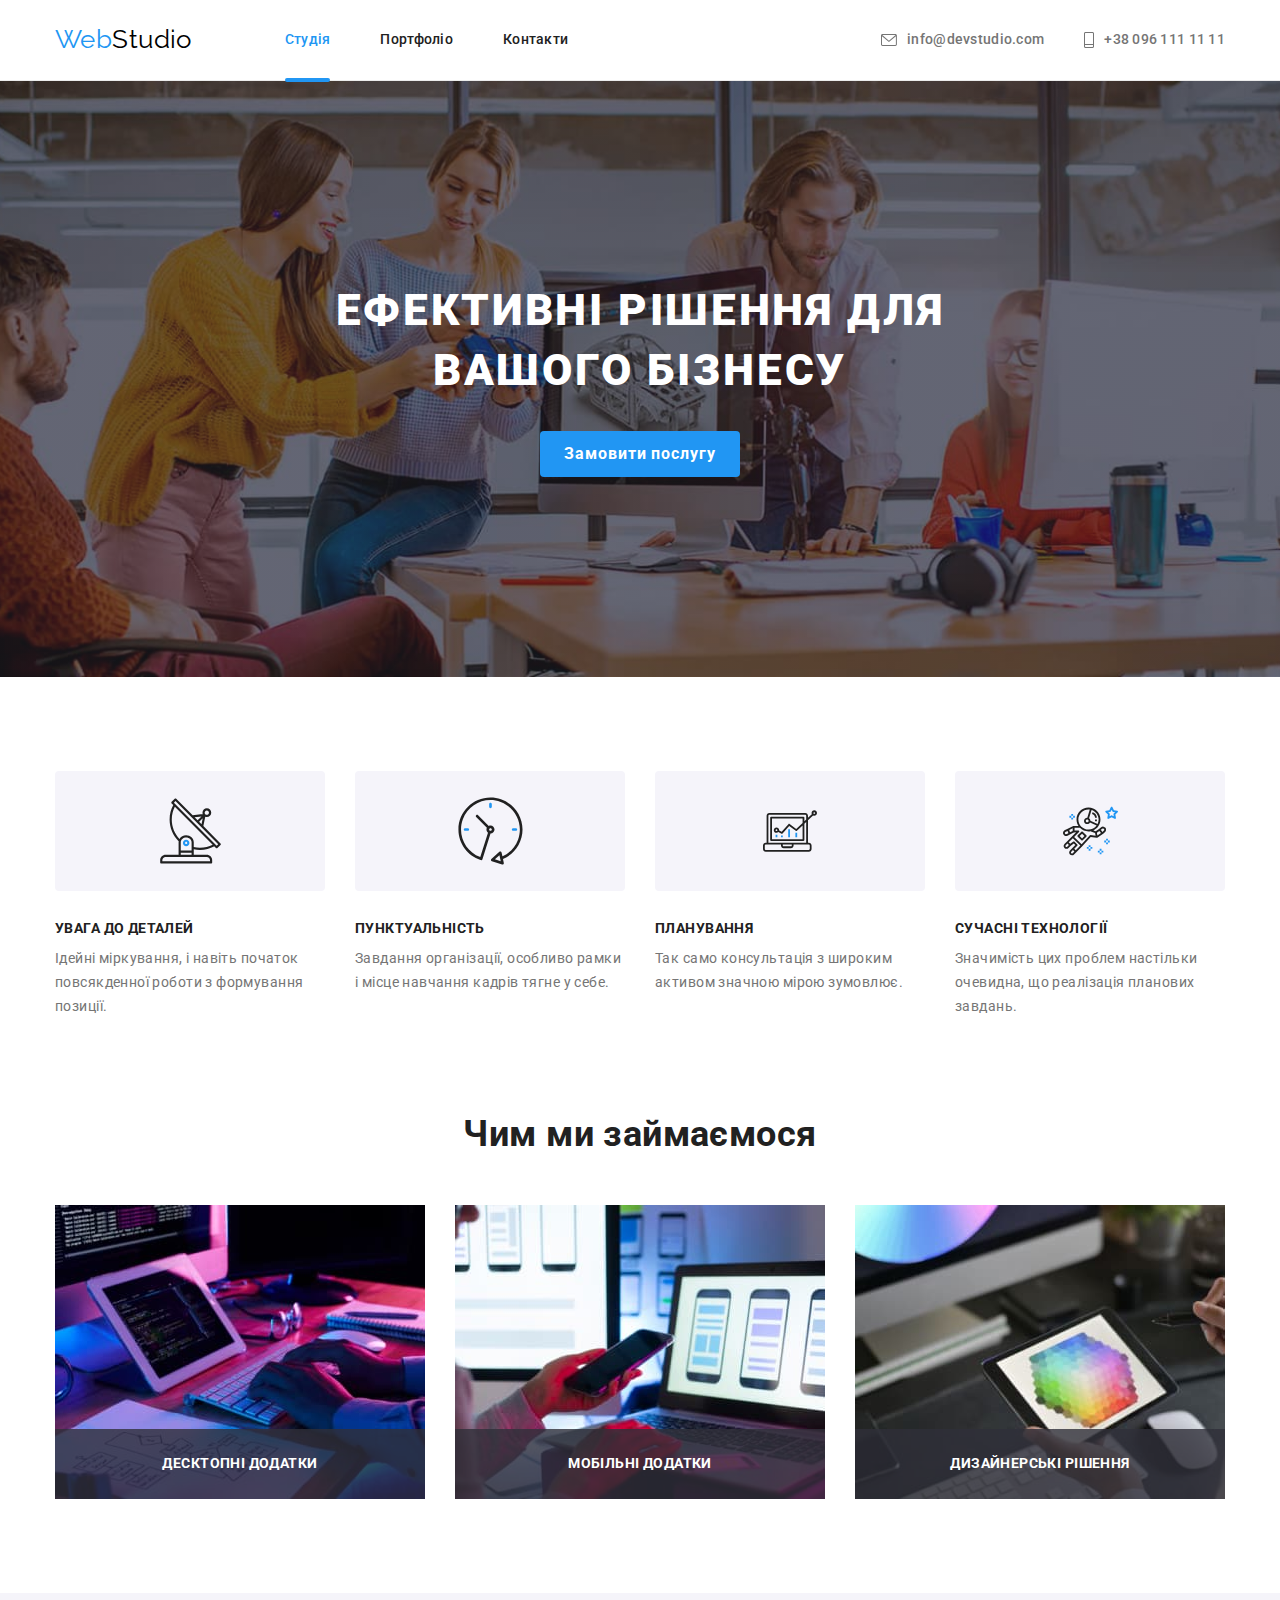
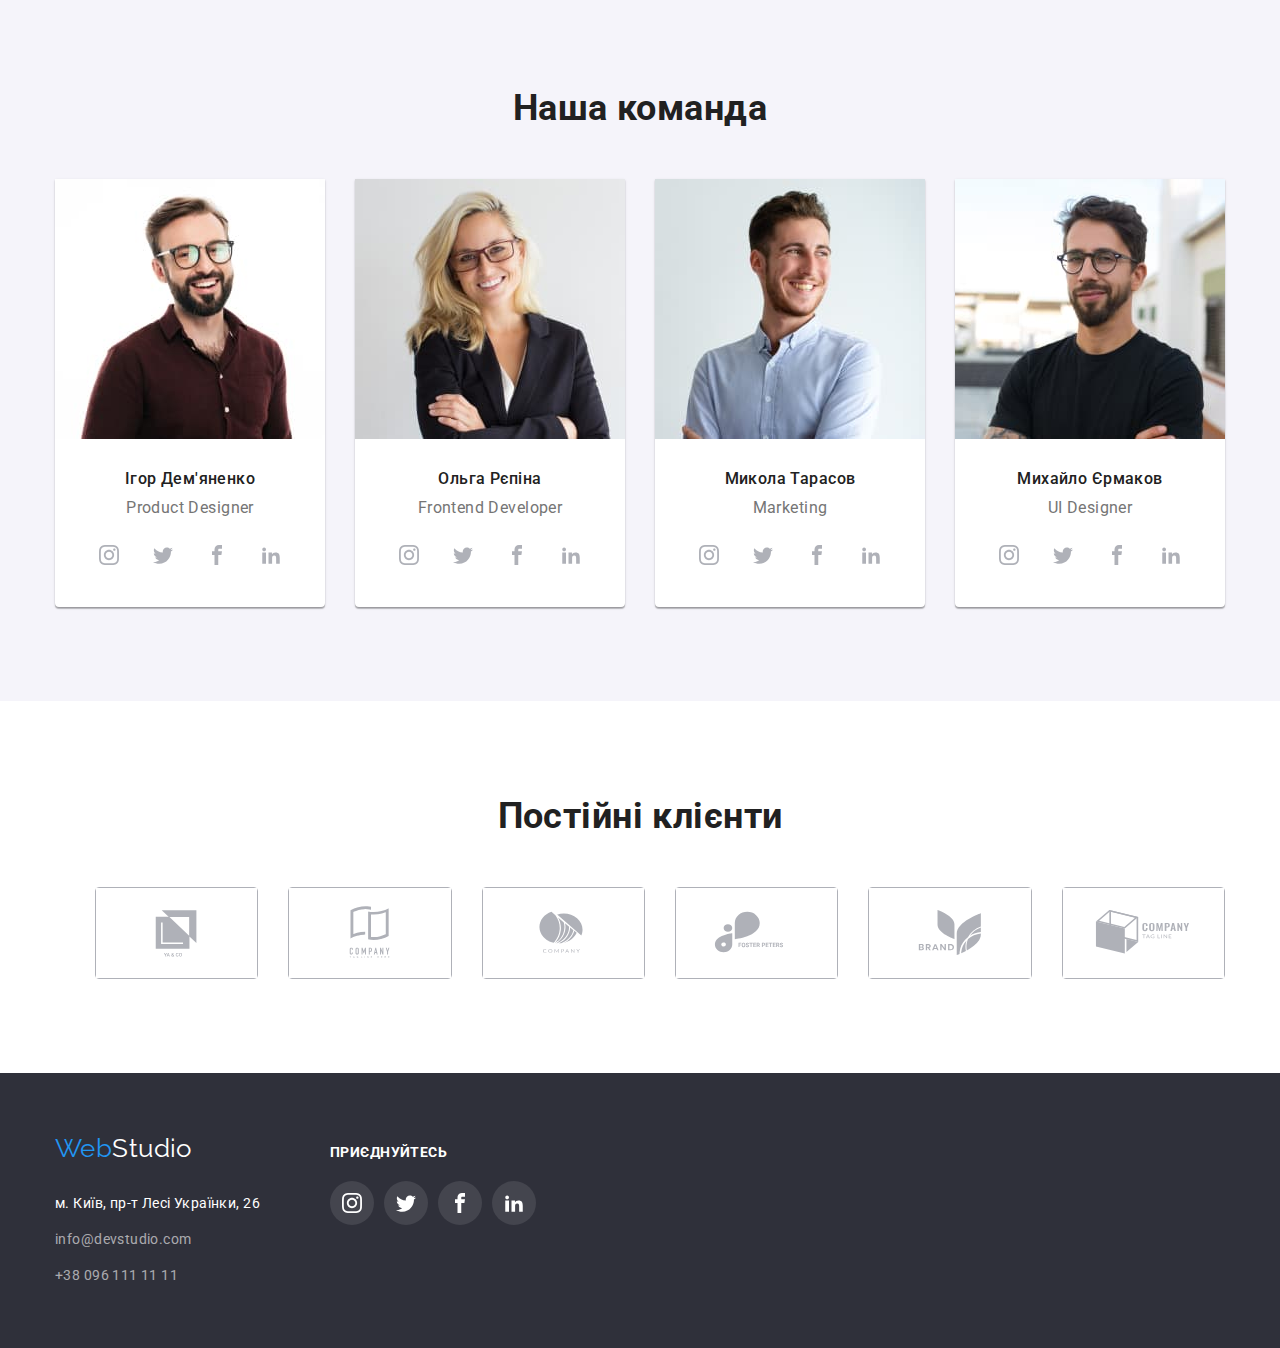
<file: index.html>
<!DOCTYPE html>
<html lang="uk">
<head>
    <meta charset="UTF-8">
    <meta http-equiv="X-UA-Compatible" content="IE=edge">
    <meta name="viewport" content="width=device-width, initial-scale=1.0">
    <title>WebStudio</title>
    <link rel="preconnect" href="https://fonts.googleapis.com">
    <link rel="preconnect" href="https://fonts.gstatic.com" crossorigin>
    <link href="https://fonts.googleapis.com/css2?family=Raleway:wght@700&family=Roboto:wght@400;500;700;900&display=swap"
        rel="stylesheet">
    <link rel="stylesheet" href="https://cdnjs.cloudflare.com/ajax/libs/modern-normalize/1.1.0/modern-normalize.min.css">
    <link rel="stylesheet" href="./css/styles.css">
</head>
<body>
    <header class="header">
        <div class="container main-nav">
       <a href="/" class="logo link">Web<span class="header-logo">Studio</span></a>
    <nav class="header-nav">
    <ul class="site-nav list">
        <li class="item"><a href="/" class="activ link">Студія</a></li>
        <li class="item"><a href="./portfolio.html" class="nav link">Портфоліо</a></li>
        <li class="item"><a href="/" class="nav link">Контакти</a></li>
    </ul>
    </nav>
    <ul class="auth-nav list">
        <li class="item">        
            <a href="mailto:info@devstudio.com" class="mailto link"><svg width="16" height="12" class="auth-nav-icons mail ">
                <use href="./images/icomoon/icons.svg#icon-envelope-hover-1"></use>
            </svg>info@devstudio.com</a></li>
        
        <li class="item">        
            <a href="tel:+380961111111" class="tel link"><svg width="10" height="16" class="auth-nav-icons tell">
                <use href="./images/icomoon/icons.svg#icon-Vector-4-1"></use>
            </svg>+38 096 111 11 11</a></li>
    </ul>
    </div>
    </header>
    <main>
          <section class="hero overlay">
           <div class="container">
                <h1 class="hero-title"> Ефективні рішення для вашого бізнесу</h1>
                <button type="button"  class="hero-button" data-modal-open>Замовити послугу</button>
                <div class="backdrop is-hidden" data-modal>
                <div class="modal">
                    <button class="btn-modal" data-modal-close>
                        <svg width="30" height="30" class="hero-icons">
                            <use href="./images/icomoon/icons.svg#icon-close-black">
                            </use>
                        </svg>
                    </button>
                </div>
                </div>
            </div>
          </section>

        <section class="features section">
            <div class="container">
            <ul class="features-list list">
                <li class="item-icon"> 
                    <div class="features-item"><svg width="65" height="70" class="features-icons"><use href="./images/icomoon/icons.svg#icon-antenna">
                </use></svg>
                   </div>
                    <h3 class="features-title">УВАГА ДО ДЕТАЛЕЙ</h3>
                    <p class="features-text">Ідейні міркування, і навіть початок повсякденної роботи з формування позиції.</p>
                </li>
                <li class="item-icon">
                    <div class="features-item"><svg width="67" height="70" class="features-icons"><use href="./images/icomoon/icons.svg#icon-clock">
                    </use></svg>
                    </div>
                    <h3 class="features-title">ПУНКТУАЛЬНІСТЬ</h3>
                    <p class="features-text">Завдання організації, особливо рамки і місце навчання кадрів тягне у себе.</p>
                </li>
                <li class="item-icon">
                    <div class="features-item"><svg width="70" height="54" class="features-icons"><use href="./images/icomoon/icons.svg#icon-diagram">
                    </use></svg>
                    </div>
                    <h3 class="features-title">ПЛАНУВАННЯ</h3>
                    <p class="features-text">Так само консультація з широким активом значною мірою зумовлює.</p>
                </li>
                <li class="item-icon">
                    <div class="features-item"><svg width="55" height="60" class="features-icons"><use href="./images/icomoon/icons.svg#icon-astronaut">
                    </use></svg>
                    </div>
                    <h3 class="features-title">СУЧАСНІ ТЕХНОЛОГІЇ</h3>
                    <p class="features-text">Значимість цих проблем настільки очевидна, що реалізація планових завдань.</p>
                </li>
            </ul>
        </div>
        </section>
        <section class="work section">
            <div class="container">
            <h2 class="work title">Чим ми займаємося</h2>
            <ul class="work-list list">
                <li class="item">
                    <div class="box-work"><img class="work-img" src="images/work1img.jpg" alt="Створення сайтів" width="370">
                    <p class="label">Десктопні додатки</p>
                    </div>
                </li>
                
                <li class="item">
                    <div class="box-work"><img class="work-img" src="images/work2img.jpg" alt="Створення додатків" width="370">
                    <p class="label">Мобільні додатки</p>
                    </div>
                </li> 
                
                <li class="item">
                    <div class="box-work"><img class="work-img" src="images/work3img.jpg" alt="Дизайн" width="370">
                    <p class="label">Дизайнерські рішення</p>
                    </div>
                </li>
            </ul>
            </div>
        </section>
        <section class="team section">
            <div class="container">
            <h2 class="team title">Наша команда</h2>
            <ul class="card-list team list">
               <li class="card">
                   <img class="team-img" src="images/team1.jpg" alt="Ігор Дем'яненко" width="270">
                   <div class="card-end">
                   <h3 class="team-title">Ігор Дем'яненко</h3>
                   <p class="team-text">Product Designer</p>
                <ul class="team-soc-list list">
                    <li class="team-soc-items"><a href="#" class="team-soc-link link">
                        <svg width="20" height="20" class="team-soc-icons">
                        <use href="./images/icomoon/icons.svg#icon-instagram"></use>
                    </svg></a></li>
                    <li class="team-soc-items"><a href="#" class="team-soc-link link">
                        <svg width="20" height="20" class="team-soc-icons">
                        <use href="./images/icomoon/icons.svg#icon-twitter"></use>
                    </svg></a></li>
                    <li class="team-soc-items"><a href="#" class="team-soc-link link">
                        <svg width="20" height="20" class="team-soc-icons">
                        <use href="./images/icomoon/icons.svg#icon-facebook"></use>
                    </svg></a></li>
                    <li class="team-soc-items"><a href="#" class="team-soc-link link">
                        <svg width="20" height="20" class="team-soc-icons">
                        <use href="./images/icomoon/icons.svg#icon-linkedin"></use>
                    </svg></a></li>
                </ul>
            </div>
               </li>
               <li class="card">
                   <img class="team-img" src="images/team2.jpg" alt="Ольга Рєпіна" width="270">
                <div class="card-end">
                   <h3 class="team-title">Ольга Рєпіна</h3>
                <p class="team-text" >Frontend Developer</p>
                <ul class="team-soc-list list">
                    <li class="team-soc-items"><a href="#" class="team-soc-link link">
                        <svg width="20" height="20" class="team-soc-icons">
                        <use href="./images/icomoon/icons.svg#icon-instagram"></use>
                    </svg></a></li>
                    <li class="team-soc-items"><a href="#" class="team-soc-link link">
                        <svg width="20" height="20" class="team-soc-icons">
                        <use href="./images/icomoon/icons.svg#icon-twitter"></use>
                    </svg></a></li>
                    <li class="team-soc-items"><a href="#" class="team-soc-link link">
                        <svg width="20" height="20" class="team-soc-icons">
                        <use href="./images/icomoon/icons.svg#icon-facebook"></use>
                    </svg></a></li>                       
                    <li class="team-soc-items"><a href="#" class="team-soc-link link">
                        <svg width="20" height="20" class="team-soc-icons">
                        <use href="./images/icomoon/icons.svg#icon-linkedin"></use>
                    </svg></a></li>              
                 </ul>
            </div>
               </li>
               <li class="card">
                    <img class="team-img" src="images/team3.jpg" alt="Микола Тарасов" width="270">
                    <div class="card-end">  
                    <h3 class="team-title">Микола Тарасов</h3>
                    <p class="team-text">Marketing</p>
                    <ul class="team-soc-list list">
                        <li class="team-soc-items"><a href="#" class="team-soc-link link">
                            <svg width="20" height="20" class="team-soc-icons">
                            <use href="./images/icomoon/icons.svg#icon-instagram"></use>
                        </svg></a></li>
                        <li class="team-soc-items"><a href="#" class="team-soc-link link">
                            <svg width="20" height="20" class="team-soc-icons">
                            <use href="./images/icomoon/icons.svg#icon-twitter"></use>
                        </svg></a></li>
                        <li class="team-soc-items"><a href="#" class="team-soc-link link">
                            <svg width="20" height="20" class="team-soc-icons">
                            <use href="./images/icomoon/icons.svg#icon-facebook"></use>
                        </svg></a></li>
                        <li class="team-soc-items"><a href="#" class="team-soc-link link">
                            <svg width="20" height="20" class="team-soc-icons">
                            <use href="./images/icomoon/icons.svg#icon-linkedin"></use>
                        </svg></a></li>
                     </ul>
                    </div>
                </li>
                <li class="card">
                    <img class="team-img" src="images/team4.jpg" alt="Михайло Єрмаков" width="270">
                    <div class="card-end">
                    <h3 class="team-title">Михайло Єрмаков</h3>
                    <p class="team-text">UI Designer</p>
                    <ul class="team-soc-list list">
                        <li class="team-soc-items"><a href="#" class="team-soc-link link">
                            <svg width="20" height="20" class="team-soc-icons">
                            <use href="./images/icomoon/icons.svg#icon-instagram"></use>
                        </svg></a></li>
                        <li class="team-soc-items"><a href="#" class="team-soc-link link">
                            <svg width="20" height="20" class="team-soc-icons">
                            <use href="./images/icomoon/icons.svg#icon-twitter"></use>
                        </svg></a></li>
                        <li class="team-soc-items"><a href="#" class="team-soc-link link">
                            <svg width="20" height="20" class="team-soc-icons">
                            <use href="./images/icomoon/icons.svg#icon-facebook"></use>
                        </svg></a></li>
                        <li class="team-soc-items"><a href="#" class="team-soc-link link">
                            <svg width="20" height="20" class="team-soc-icons">
                            <use href="./images/icomoon/icons.svg#icon-linkedin"></use>
                        </svg></a></li>
                     </ul>
                    </div>
                </li>
            </ul>
            </div>
        </section>
        <section class="clients section">
            <div class="container">
            <h2 class="clients title">Постійні клієнти</h2>
            <ul class="clients-list">
                <li class="clients-items"><a href="#" class="clients-link"><svg width="106" height="60" class="clients-icons">
                    <use href="./images/icomoon/icons.svg#icon-Logo-1"></use>
                </svg></a></li>
                <li class="clients-items"><a href="#" class="clients-link"><svg width="106" height="60" class="clients-icons">
                    <use href="./images/icomoon/icons.svg#icon-Logo-2"></use>
                </svg></a></li>
                <li class="clients-items"><a href="#" class="clients-link"><svg width="106" height="60" class="clients-icons">
                    <use href="./images/icomoon/icons.svg#icon-Logo-3"></use>
                </svg></a></li>
                <li class="clients-items"><a href="#" class="clients-link"><svg width="106" height="60" class="clients-icons">
                    <use href="./images/icomoon/icons.svg#icon-Logo-4"></use>
                </svg></a></li>
                <li class="clients-items"><a href="#" class="clients-link"><svg width="106" height="60" class="clients-icons">
                    <use href="./images/icomoon/icons.svg#icon-Logo-5"></use>
                </svg></a></li>
                <li class="clients-items"><a href="#" class="clients-link"><svg width="106" height="60" class="clients-icons">
                    <use href="./images/icomoon/icons.svg#icon-Logo-6"></use>
                </svg></a></li>
            </ul>
            </div>
        </section>
    </main>
    <footer class="footer">
        <div class="container">
            <div class="footer-logo-box">
        <a href="/" class="footer logo link">Web<span class="footer-logo">Studio</span></a>
        <address>
         <ul class="footer-list list">
           <li class="item"><a href="https://www.google.com/maps/d/viewer?mid=10uSM3H-mIU3GznYo2szRIEphczw&hl=en_US&ll=50.42732700000001%2C30.538092&z=17" class="footer-adress link">м. Київ, пр-т Лесі Українки, 26</a></li>
           <li class="item"><a href="mailto:info@devstudio.com" class="footer-mailto link">info@devstudio.com</a></li>
           <li class="item"><a href="tel:+380961111111" class="footer-tel link">+38 096 111 11 11</a></li>
         </ul>
        </address>
        </div>
        <div class="footer-icons">
            <p class="footer-text">приєднуйтесь</p>
            <ul class="footer-soc-list list">
                <li class="footer-soc-items">
                    <a href="#" class="footer-soc-link link">
                        <svg width="20" height="20" class="footer-soc-icons">
                            <use href="./images/icomoon/icons.svg#icon-instagram"></use>
                        </svg>
                    </a>
                </li>
                <li class="footer-soc-items">
                    <a href="#" class="footer-soc-link link">
                        <svg width="20" height="20" class="footer-soc-icons">
                            <use href="./images/icomoon/icons.svg#icon-twitter"></use>
                        </svg>
                    </a>
                </li>
                <li class="footer-soc-items">
                    <a href="#" class="footer-soc-link link">
                        <svg width="20" height="20" class="footer-soc-icons">
                            <use href="./images/icomoon/icons.svg#icon-facebook"></use>
                        </svg>
                    </a>
                </li>
                <li class="footer-soc-items">
                    <a href="#" class="footer-soc-link link">
                        <svg width="20" height="20" class="footer-soc-icons">
                            <use href="./images/icomoon/icons.svg#icon-linkedin"></use>
                        </svg>
                    </a>
                </li>
            
            </ul>
        </div>
       </div>
    
    </footer>
    <script src="./js/modal.js"></script>
</body>
</html>
</file>
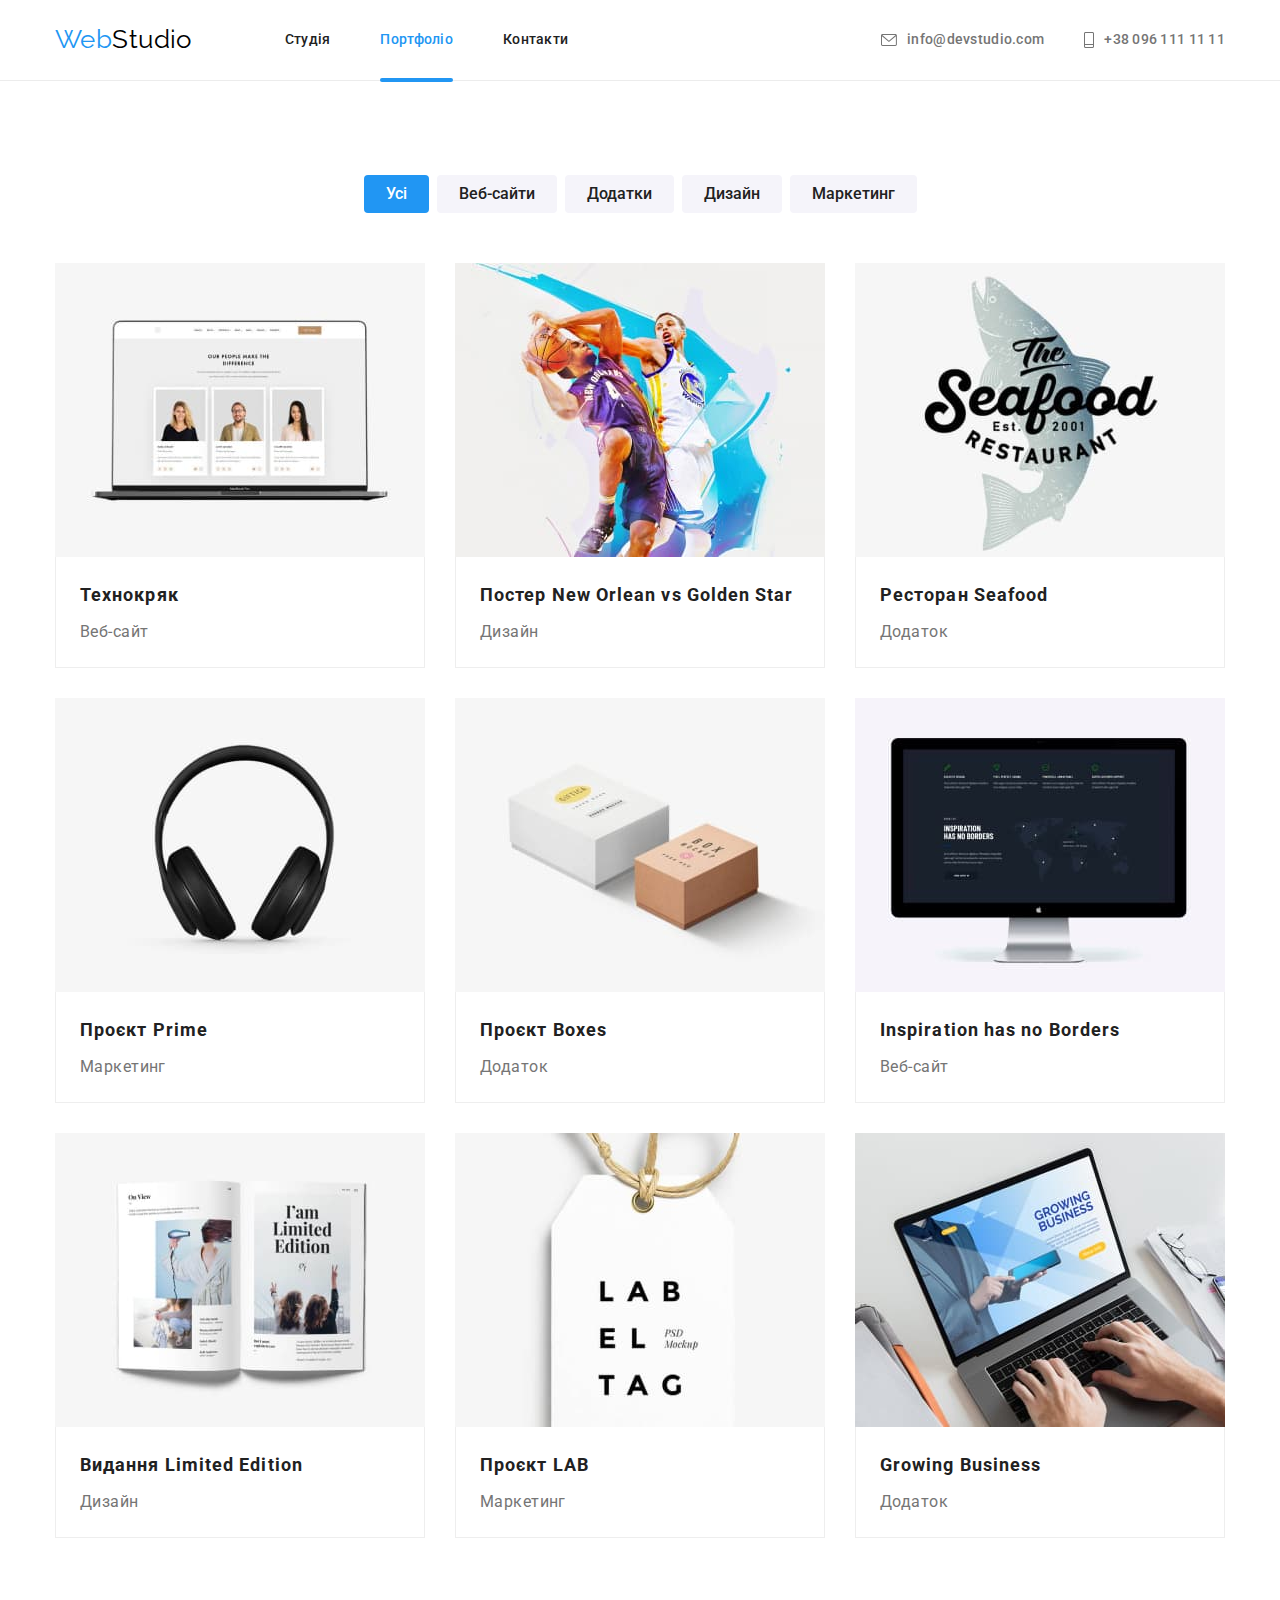
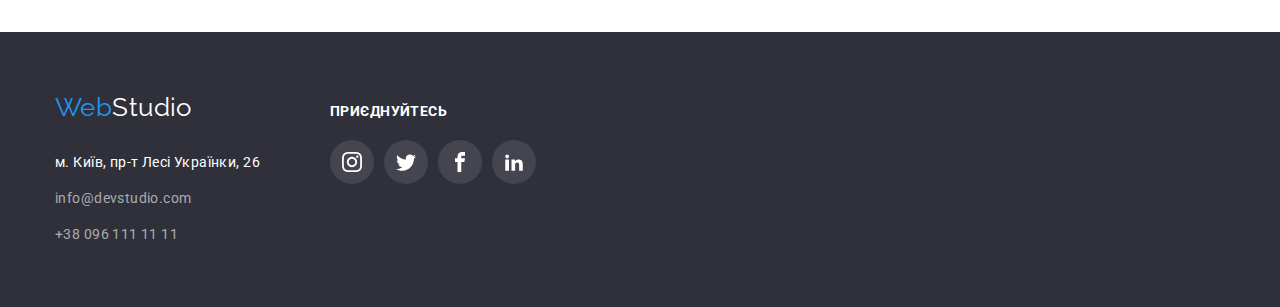
<file: portfolio.html>
<!DOCTYPE html>
<html lang="uk">
<head>
    <meta charset="UTF-8">
    <meta http-equiv="X-UA-Compatible" content="IE=edge">
    <meta name="viewport" content="width=device-width, initial-scale=1.0">
    <title>WebStudio</title>
    <link rel="preconnect" href="https://fonts.googleapis.com">
    <link rel="preconnect" href="https://fonts.gstatic.com" crossorigin>
    <link href="https://fonts.googleapis.com/css2?family=Raleway:wght@700&family=Roboto:wght@400;500;700&display=swap"
        rel="stylesheet">
    <link rel="stylesheet" href="https://cdnjs.cloudflare.com/ajax/libs/modern-normalize/1.1.0/modern-normalize.min.css">    
    <link rel="stylesheet" href="./css/styles.css">
</head>
<body>
    <header class="header">
        <div class="container main-nav">
       <a href="/" class="logo link">Web<span class="header-logo">Studio</span></a>
    <nav class="header-nav">
    <ul class="site-nav list">
        <li class="item"><a href="./index.html" class="nav link">Студія</a></li>
        <li class="item"><a href="/" class="activ-portfolio link">Портфоліо</a></li>
        <li class="item"><a href="/" class="nav link">Контакти</a></li>
    </ul>
    </nav>
    <ul class="auth-nav list">
        <li class="item">        
            <a href="mailto:info@devstudio.com" class="mailto link"><svg width="16" height="12" class="auth-nav-icons mail ">
                <use href="./images/icomoon/icons.svg#icon-envelope-hover-1"></use>
            </svg>info@devstudio.com</a></li>
        
        <li class="item">        
            <a href="tel:+380961111111" class="tel link"><svg width="10" height="16" class="auth-nav-icons tell">
                <use href="./images/icomoon/icons.svg#icon-Vector-4-1"></use>
            </svg>+38 096 111 11 11</a></li>
    </ul>
    </div>
    </header>
    </div>
    </header>
    <main>
        <section class="portfolio section">
            <div class="container">
            <h1 class="portfolio-title"></h1>
            <ul class="filter-list filter list">
                <li class="item"><button type="button" class="activ filter-button">Усі</button></li>
                <li class="item"><button type="button" class="filter-button">Веб-сайти</button></li>
                <li class="item"><button type="button" class="filter-button">Додатки</button></li>
                <li class="item"><button type="button" class="filter-button">Дизайн</button></li>
                <li class="item"><button type="button" class="filter-button">Маркетинг</button></li> 
            </ul>
            <ul class="projects-list list">
                <li class="project">
                    <div class="box"><a href="" class="link"><img class="projects-img" src="images/portfolio1.jpg" alt="Портфоліо Веб-сайт" width="370">
                    <p class="overlay-projects">Ресурс пропонує комплексні пропозиції з різним рівнем функціоналу та сервісів. Все це дозволить відвідувачу отримати вичерпні відомості про компанію чи приватну особу.</p>
                </a></div>
                    <div class="projects-end">
                    <h3 class="projects-title">Технокряк</h3>
                    <p class="projects-text">Веб-сайт</p>
                </div>
                    
                </li>
                <li class="project">
                    <div class="box"><a href="" class="link"><img class="projects-img" src="images/portfolio2.jpg" alt="Портфоліо Дизайн" width="370">
                    <p class="overlay-projects">Ресурс пропонує комплексні пропозиції з різним рівнем функціоналу та сервісів. Все це дозволить відвідувачу отримати вичерпні відомості про компанію чи приватну особу.</p>
                </a> </div>
                    <div class="projects-end">
                    <h3 class="projects-title">Постер New Orlean vs Golden Star</h3>
                    <p class="projects-text">Дизайн</p>
                </div>
                    
                </li>
                <li class="project">
                    <div class="box"><a href="" class="link"><img class="projects-img" src="images/portfolio3.jpg" alt="Портфоліо Додаток" width="370">
                    <p class="overlay-projects">Ресурс пропонує комплексні пропозиції з різним рівнем функціоналу та сервісів. Все це дозволить відвідувачу отримати вичерпні відомості про компанію чи приватну особу.</p>
                   </a></div>
                    <div class="projects-end">
                    <h3 class="projects-title">Ресторан Seafood</h3>
                    <p class="projects-text">Додаток</p>
                </div>
                    
                </li>
                <li class="project">
                    <div class="box"><a href="" class="link"><img class="projects-img" src="images/portfolio4.jpg" alt="Портфоліо Маркетинг" width="370">
                    <p class="overlay-projects">Ресурс пропонує комплексні пропозиції з різним рівнем функціоналу та сервісів. Все це дозволить відвідувачу отримати вичерпні відомості про компанію чи приватну особу.</p>
                    </a></div>
                    <div class="projects-end">
                    <h3 class="projects-title">Проєкт Prime</h3>
                    <p class="projects-text">Маркетинг</p>
                </div>
                    
                </li>
                <li class="project">
                    <div class="box"><a href="" class="link"><img class="projects-img" src="images/portfolio5.jpg" alt=" Портфоліо Додаток" width="370">
                    <p class="overlay-projects">Ресурс пропонує комплексні пропозиції з різним рівнем функціоналу та сервісів. Все це дозволить відвідувачу отримати вичерпні відомості про компанію чи приватну особу.</p>
                    </a></div>
                    <div class="projects-end">
                    <h3 class="projects-title">Проєкт Boxes</h3>
                    <p class="projects-text">Додаток</p>
                </div>
                    
                </li>
                <li class="project">
                    <div class="box"><a href="" class="link"><img class="projects-img" src="images/portfolio6.jpg" alt="Портфоліо Веб-сайт" width="370">
                    <p class="overlay-projects">Ресурс пропонує комплексні пропозиції з різним рівнем функціоналу та сервісів. Все це дозволить відвідувачу отримати вичерпні відомості про компанію чи приватну особу.</p>
                    </a></div>
                    <div class="projects-end">
                    <h3 class="projects-title">Inspiration has no Borders</h3>
                    <p class="projects-text">Веб-сайт</p>
                </div>
                    
                </li>
                <li class="project">
                    <div class="box"><a href="" class="link"><img class="projects-img" src="images/portfolio7.jpg" alt="Портфоліо Дизайн" width="370">
                    <p class="overlay-projects">Ресурс пропонує комплексні пропозиції з різним рівнем функціоналу та сервісів. Все це дозволить відвідувачу отримати вичерпні відомості про компанію чи приватну особу.</p>
                    </a></div>
                    <div class="projects-end">
                    <h3 class="projects-title">Видання Limited Edition</h3>
                    <p class="projects-text">Дизайн</p>
                </div>
                  
                </li>
                <li class="project">
                    <div class="box"><a href="" class="link"><img class="projects-img" src="images/portfolio8.jpg" alt="Портфоліо Маркетинг" width="370">
                    <p class="overlay-projects">Ресурс пропонує комплексні пропозиції з різним рівнем функціоналу та сервісів. Все це дозволить відвідувачу отримати вичерпні відомості про компанію чи приватну особу.</p>
                    </a></div>
                    <div class="projects-end">
                    <h3 class="projects-title">Проєкт LAB</h3>
                    <p class="projects-text">Маркетинг</p>
                </div>
                    
                </li>
                <li class="project">
                    <div class="box"><a href="" class="link"><img class="projects-img" src="images/portfolio9.jpg" alt="Портфоліо Додаток" width="370">
                    <p class="overlay-projects">Ресурс пропонує комплексні пропозиції з різним рівнем функціоналу та сервісів. Все це дозволить відвідувачу отримати вичерпні відомості про компанію чи приватну особу.</p>
                    </a></div>
                    <div class="projects-end">
                    <h3 class="projects-title">Growing Business</h3>
                    <p class="projects-text">Додаток</p>
                </div>
                    
            </ul>
            </div>
        </section>
    </main>
    <footer class="footer">
        <div class="container">
            <div class="footer-logo-box">
        <a href="/" class="footer logo link">Web<span class="footer-logo">Studio</span></a>
        <address>
         <ul class="footer-list list">
           <li class="item"><a href="https://www.google.com/maps/d/viewer?mid=10uSM3H-mIU3GznYo2szRIEphczw&hl=en_US&ll=50.42732700000001%2C30.538092&z=17" class="footer-adress link">м. Київ, пр-т Лесі Українки, 26</a></li>
           <li class="item"><a href="mailto:info@devstudio.com" class="footer-mailto link">info@devstudio.com</a></li>
           <li class="item"><a href="tel:+380961111111" class="footer-tel link">+38 096 111 11 11</a></li>
         </ul>
        </address>
        </div>
        <div class="footer-icons">
            <p class="footer-text">приєднуйтесь</p>
            <ul class="footer-soc-list list">
                <li class="footer-soc-items">
                    <a href="#" class="footer-soc-link link">
                        <svg width="20" height="20" class="footer-soc-icons">
                            <use href="./images/icomoon/icons.svg#icon-instagram"></use>
                        </svg>
                    </a>
                </li>
                <li class="footer-soc-items">
                    <a href="#" class="footer-soc-link link">
                        <svg width="20" height="20" class="footer-soc-icons">
                            <use href="./images/icomoon/icons.svg#icon-twitter"></use>
                        </svg>
                    </a>
                </li>
                <li class="footer-soc-items">
                    <a href="#" class="footer-soc-link link">
                        <svg width="20" height="20" class="footer-soc-icons">
                            <use href="./images/icomoon/icons.svg#icon-facebook"></use>
                        </svg>
                    </a>
                </li>
                <li class="footer-soc-items">
                    <a href="#" class="footer-soc-link link">
                        <svg width="20" height="20" class="footer-soc-icons">
                            <use href="./images/icomoon/icons.svg#icon-linkedin"></use>
                        </svg>
                    </a>
                </li>
            
            </ul>
        </div>
       </div>
        </div>
    </footer>
  </body>
  </html>
</file>
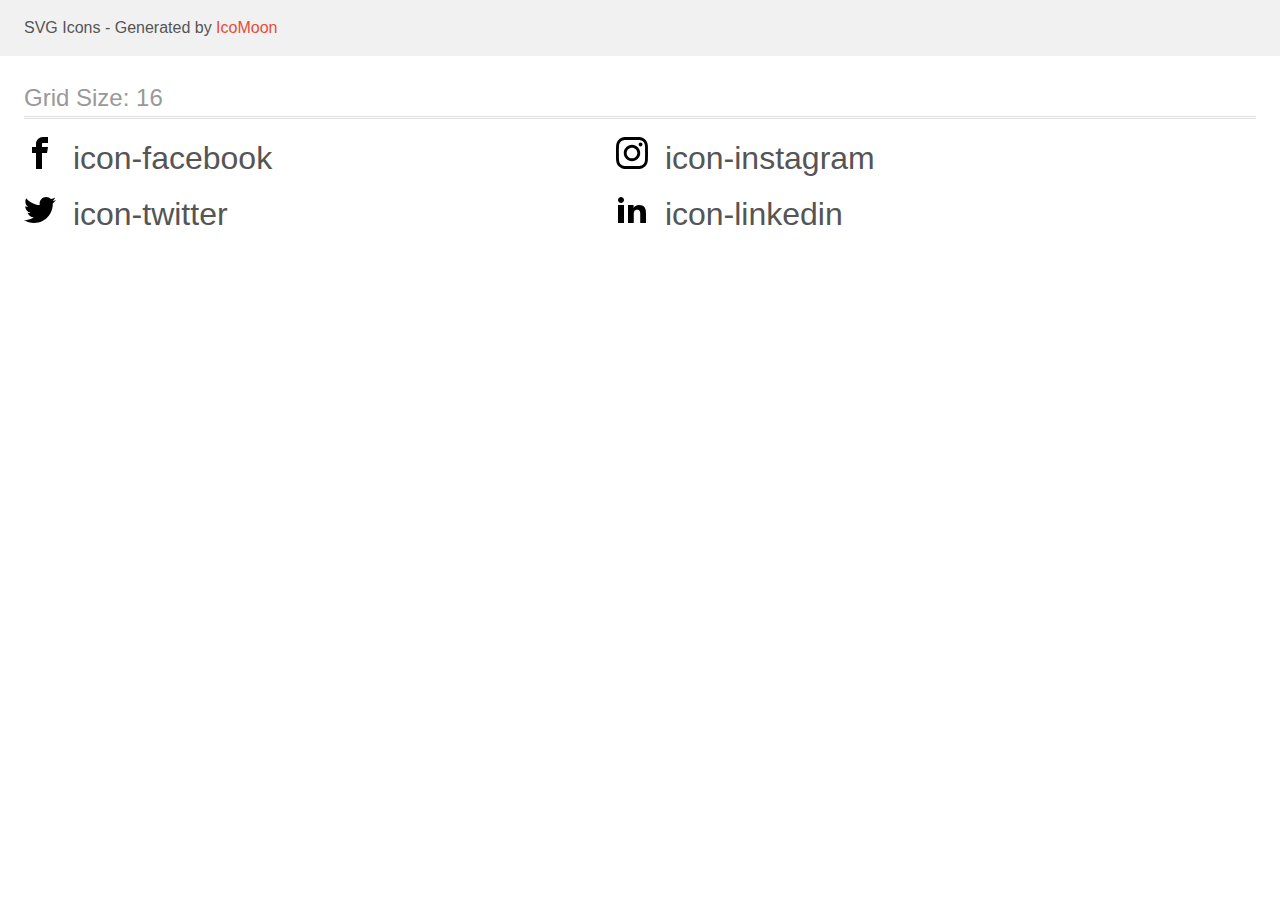
<file: images/icomoon/demo.html>
<!doctype html>
<html>
<head>
    <title>IcoMoon - SVG Icons</title>
    <meta charset="utf-8">
    <meta name="viewport" content="width=device-width, initial-scale=1">
    <link rel="stylesheet" href="demo-files/demo.css">
    <link rel="stylesheet" href="style.css">
</head>
<body>
<svg aria-hidden="true" style="position: absolute; width: 0; height: 0; overflow: hidden;" version="1.1" xmlns="http://www.w3.org/2000/svg" xmlns:xlink="http://www.w3.org/1999/xlink">
<defs>
<symbol id="icon-facebook" viewBox="0 0 32 32">
<path d="M19 6h5v-6h-5c-3.86 0-7 3.14-7 7v3h-4v6h4v16h6v-16h5l1-6h-6v-3c0-0.542 0.458-1 1-1z"></path>
</symbol>
<symbol id="icon-instagram" viewBox="0 0 32 32">
<path d="M16 2.881c4.275 0 4.781 0.019 6.462 0.094 1.563 0.069 2.406 0.331 2.969 0.55 0.744 0.288 1.281 0.638 1.837 1.194 0.563 0.563 0.906 1.094 1.2 1.838 0.219 0.563 0.481 1.412 0.55 2.969 0.075 1.688 0.094 2.194 0.094 6.463s-0.019 4.781-0.094 6.463c-0.069 1.563-0.331 2.406-0.55 2.969-0.288 0.744-0.637 1.281-1.194 1.837-0.563 0.563-1.094 0.906-1.837 1.2-0.563 0.219-1.413 0.481-2.969 0.55-1.688 0.075-2.194 0.094-6.463 0.094s-4.781-0.019-6.463-0.094c-1.563-0.069-2.406-0.331-2.969-0.55-0.744-0.288-1.281-0.637-1.838-1.194-0.563-0.563-0.906-1.094-1.2-1.837-0.219-0.563-0.481-1.413-0.55-2.969-0.075-1.688-0.094-2.194-0.094-6.463s0.019-4.781 0.094-6.463c0.069-1.563 0.331-2.406 0.55-2.969 0.288-0.744 0.638-1.281 1.194-1.838 0.563-0.563 1.094-0.906 1.838-1.2 0.563-0.219 1.412-0.481 2.969-0.55 1.681-0.075 2.188-0.094 6.463-0.094zM16 0c-4.344 0-4.887 0.019-6.594 0.094-1.7 0.075-2.869 0.35-3.881 0.744-1.056 0.412-1.95 0.956-2.837 1.85-0.894 0.888-1.438 1.781-1.85 2.831-0.394 1.019-0.669 2.181-0.744 3.881-0.075 1.713-0.094 2.256-0.094 6.6s0.019 4.887 0.094 6.594c0.075 1.7 0.35 2.869 0.744 3.881 0.413 1.056 0.956 1.95 1.85 2.837 0.887 0.887 1.781 1.438 2.831 1.844 1.019 0.394 2.181 0.669 3.881 0.744 1.706 0.075 2.25 0.094 6.594 0.094s4.888-0.019 6.594-0.094c1.7-0.075 2.869-0.35 3.881-0.744 1.050-0.406 1.944-0.956 2.831-1.844s1.438-1.781 1.844-2.831c0.394-1.019 0.669-2.181 0.744-3.881 0.075-1.706 0.094-2.25 0.094-6.594s-0.019-4.887-0.094-6.594c-0.075-1.7-0.35-2.869-0.744-3.881-0.394-1.063-0.938-1.956-1.831-2.844-0.887-0.887-1.781-1.438-2.831-1.844-1.019-0.394-2.181-0.669-3.881-0.744-1.712-0.081-2.256-0.1-6.6-0.1v0z"></path>
<path d="M16 7.781c-4.537 0-8.219 3.681-8.219 8.219s3.681 8.219 8.219 8.219 8.219-3.681 8.219-8.219c0-4.537-3.681-8.219-8.219-8.219zM16 21.331c-2.944 0-5.331-2.387-5.331-5.331s2.387-5.331 5.331-5.331c2.944 0 5.331 2.387 5.331 5.331s-2.387 5.331-5.331 5.331z"></path>
<path d="M26.462 7.456c0 1.060-0.859 1.919-1.919 1.919s-1.919-0.859-1.919-1.919c0-1.060 0.859-1.919 1.919-1.919s1.919 0.859 1.919 1.919z"></path>
</symbol>
<symbol id="icon-twitter" viewBox="0 0 32 32">
<path d="M32 7.075c-1.175 0.525-2.444 0.875-3.769 1.031 1.356-0.813 2.394-2.1 2.887-3.631-1.269 0.75-2.675 1.3-4.169 1.594-1.2-1.275-2.906-2.069-4.794-2.069-3.625 0-6.563 2.938-6.563 6.563 0 0.512 0.056 1.012 0.169 1.494-5.456-0.275-10.294-2.888-13.531-6.862-0.563 0.969-0.887 2.1-0.887 3.3 0 2.275 1.156 4.287 2.919 5.463-1.075-0.031-2.087-0.331-2.975-0.819 0 0.025 0 0.056 0 0.081 0 3.181 2.263 5.838 5.269 6.437-0.55 0.15-1.131 0.231-1.731 0.231-0.425 0-0.831-0.044-1.237-0.119 0.838 2.606 3.263 4.506 6.131 4.563-2.25 1.762-5.075 2.813-8.156 2.813-0.531 0-1.050-0.031-1.569-0.094 2.913 1.869 6.362 2.95 10.069 2.95 12.075 0 18.681-10.006 18.681-18.681 0-0.287-0.006-0.569-0.019-0.85 1.281-0.919 2.394-2.075 3.275-3.394z"></path>
</symbol>
<symbol id="icon-linkedin" viewBox="0 0 32 32">
<path d="M12 12h5.535v2.837h0.079c0.77-1.381 2.655-2.837 5.464-2.837 5.842 0 6.922 3.637 6.922 8.367v9.633h-5.769v-8.54c0-2.037-0.042-4.657-3.001-4.657-3.005 0-3.463 2.218-3.463 4.509v8.688h-5.767v-18z"></path>
<path d="M2 12h6v18h-6v-18z"></path>
<path d="M8 7c0 1.657-1.343 3-3 3s-3-1.343-3-3c0-1.657 1.343-3 3-3s3 1.343 3 3z"></path>
</symbol>
</defs>
</svg>

<header class="bgc1 clearfix">
<div class="mhl">
    <p>SVG Icons - Generated by <a href="https://icomoon.io/app">IcoMoon</a></p>
</div>
</header>
    <div class="clearfix mhl ptl">
        <h1 class="mvm mtn fgc1">Grid Size: 16</h1>
        <div class="glyph fs1">
            <div class="clearfix pbs">
                <svg class="icon icon-facebook"><use xlink:href="#icon-facebook"></use></svg><span class="name"> icon-facebook</span>
            </div>
        </div>
        <div class="glyph fs1">
            <div class="clearfix pbs">
                <svg class="icon icon-instagram"><use xlink:href="#icon-instagram"></use></svg><span class="name"> icon-instagram</span>
            </div>
        </div>
        <div class="glyph fs1">
            <div class="clearfix pbs">
                <svg class="icon icon-twitter"><use xlink:href="#icon-twitter"></use></svg><span class="name"> icon-twitter</span>
            </div>
        </div>
        <div class="glyph fs1">
            <div class="clearfix pbs">
                <svg class="icon icon-linkedin"><use xlink:href="#icon-linkedin"></use></svg><span class="name"> icon-linkedin</span>
            </div>
        </div>
  </div>
<script defer src="svgxuse.js"></script>
</body>
</html>
</file>
<file: css/styles.css>
html{
    box-sizing: border-box;
}

*,
*::before
*::after{
    box-sizing: inherit;
}



:root{
    --primary-text-color: #757575;
    --title-text-color:#212121;
    --accent-color:#2196F3;
    --primary-bg-color:#FFFFFF;;
    --logo-color:#000000;
    --secondary-bg-color:#2F303A;
}


body{
    font-family: "Roboto",sans-serif;
    font-size: 14px;
    letter-spacing: 0.03em;
    background-color:var(--primary-bg-color);
    color:var(--title-text-color);
}

.link{
    text-decoration: none;
    color:var(--title-text-color);
    font-style: normal;
    transition: 250ms cubic-bezier(0.4, 0, 0.2, 1);
    
}
.list .link:hover,
.list .link:focus{
    color:var(--accent-color);

}

.container{
    margin-right: auto;
    margin-left: auto;
    width: 1200px;
    padding-left: 15px;
    padding-right: 15px;

}


.list{
    padding: 0px;
    margin: 0px;
    list-style: none;
}

.header{
   border-bottom-width: 1px;
   border-bottom-style: solid;
   border-bottom-color:#ECECEC;
}

.main-nav{
    display: flex;
    align-items: center;
}

.logo,
.header-logo{
    padding-top: 24px;
    padding-bottom: 25px;
}
.logo{
    font-family: 'Raleway';
    font-size: 26px;
    line-height: 1.19;
    color:var(--accent-color);
}
.header-logo{
    color:var(--logo-color);
}
.logo:hover,
.logo:focus{
    color:var(--accent-color);
    
}

.site-nav{
    font-weight: 500;
    display: flex;
    margin-left: 93px;
}

.activ,
.activ-portfolio,
.nav,
.mailto,
.tel{
    display: block;
    padding-top: 32px;
    padding-bottom: 32px;
}    

.site-nav .item:not(:last-child){
    margin-right: 50px;
}

.activ.link { 
    text-decoration: none;
    font-size: 14px;
    line-height: 1.14;
    letter-spacing: 0.02em;
    color: var(--accent-color);
    background-color: var(--primary-bg-color);
}

.header-nav .link{
    font-weight: 500;
    font-size: 14px;
    line-height: 1.14;
    letter-spacing: 0.02em;
}
.activ,
.activ-portfolio{
    position: relative;
    color:var(--accent-color);
}


.activ.link::after,
.activ-portfolio::after {
    content: "";
    position: absolute;
    left: 0;
    bottom: -2px;
    width: 100%;
    height: 4px;
    background:var(--accent-color);
    border-radius: 2px;
}



.auth-nav{
    display: flex;
    margin-left: auto;
    font-weight: 500;
}
.auth-nav .item:not(:last-child){
    margin-right: 40px;
}

.item{
    display: flex;
    align-items: center;
}

.mailto:hover,
.tel:hover,
.mailto:focus
.tel:focus{
    fill: var(--accent-color);
}

.auth-nav-icons.mail,
.auth-nav-icons.tell{
    fill: currentColor;
}

.auth-nav-icons.mail,
.auth-nav-icons.tell{ 
    margin-right: 10px;
}



.mailto,
.tel {
    display: flex;
    align-items: center;
    font-weight: 500;
    line-height: 1.14;
    letter-spacing: 0.02em;
    color:var(--primary-text-color);
}




.hero{
    padding: 200px 0px;
    text-align: center;
    background: var(--secondary-bg-color);
}
.overlay{
    max-width: 1600px;
    margin-right: auto;
    margin-left: auto;
    background-image:linear-gradient(
        to right,rgba(47, 48, 58, 0.4),
        rgba(47, 48, 58, 0.4 )),
    url(../images/hero-img.jpg);
    background-repeat: no-repeat;
    background-position: center;
    background-size: cover;
}


.hero-title{
margin-top: 0px;
margin-bottom: 30px;
width: 696px;
margin-right: auto;
margin-left: auto;
font-weight: 900;
font-size: 44px;
line-height: 1.36;
letter-spacing: 0.06em;
text-transform: uppercase;
color: var(--primary-bg-color);
}


.hero-button{
    margin-top: 0px;
    border-radius: 4px;
    padding: 8px 22px;
    display: inline-block;
    min-width: 200px;
}
.hero-button{
        cursor: pointer;
        font-family: inherit;
        font-weight: 700;
        font-size: 16px;
        line-height: 1.88;
        align-items: center;
        text-align: center;
        letter-spacing: 0.06em;
        background: var(--accent-color);
        color: var(--primary-bg-color);
        border: none;
        transition: 250ms cubic-bezier(0.4, 0, 0.2, 1);
}

.hero-button:hover,
.hero-button:focus{
    color: var(--accent-color);
    background-color: var(--primary-bg-color);   
}




.backdrop{
    position: fixed;
    background: rgba(0, 0, 0, 0.2);
    top: 0;
    left: 0;
    width: 100%;
    height: 100%;
    transition: 1500ms cubic-bezier(0.4, 0, 0.2, 1);
    z-index: 2;
}
.modal{
    display: block;
    position: absolute;
    width: 528px;
    height: 581px;
    top: 50%;
    left: 50%;
    transform: translate(-50%,-50%);
    background-color: var(--primary-bg-color);
}
.backdrop.is-hidden{
    opacity: 0;
    pointer-events: none;
}

.btn-modal{
    display:flex;
    align-items: center;
    position: absolute;
    padding: 0;
    top: 8px;
    right: 8px;
    cursor: pointer;
    fill: var();
    background:var(--primary-bg-color);
    border: 1px solid rgba(0, 0, 0, 0.1);
    border-radius: 50%;
}







.features-list.list {
    display: flex;
}

.item-icon:not(:last-child){
    margin-right: 30px;
}



.features-item{
display: flex;
contain: "";
margin-bottom: 30px;
width: 270px;
height: 120px;
justify-content: center;
align-items: center;
background: #F5F4FA;
border-radius: 4px;
}

.features-title{
    margin-top: 0px;
    margin-bottom: 10px;
    font-weight: 700;
    font-size: 14px;
    line-height: 1.14;
    text-transform: uppercase;
    color: var(--title-text-color);
}


.work.section{
    padding-top: 0px;
}
.work-list{
    display: flex;
    justify-content:center;
}
.work-list.item{
    width: 370px;
}
.work-list .item:not(:last-child){
    margin-right: 30px;
}
.features-text{
    margin-top: 0px;
    margin-bottom: 0px;
    line-height: 1.71;
    color:var(--primary-text-color);
}
.work.title,
.clients.title{
    margin-top: 0px;
    margin-bottom: 50px;
}

.work .title,
.team .title,
.clients .title{
    font-weight: 700;
    font-size: 36px;
    line-height: 1.17;
    text-align: center;
    color: var(--title-text-color);
}
.work-img{
    display: block;
    max-width: 100%;
    height: auto;
}




.box-work{
    position: relative;
    overflow: hidden;
}
.label{
    display: flex;
    align-items: center;
    justify-content: center;
    
    width: 370px;
    height: 70px; ;
    position: absolute;
    background: rgba(47, 48, 58, 0.8);
    left: 0;
    bottom: 0;
    margin-top: 0 ;
    margin-bottom: 0;
    width: 100%;
    font-weight: 700;
    line-height: 1.14;
    text-transform: uppercase;
    color: var(--primary-bg-color);
}









.card-list{
    display: flex;
    justify-content: center;
}
.card-list .card:not(:last-child){
    margin-right: 30px;
}


.section {
    padding-top: 94px;
    padding-bottom: 94px;
}


.team.title{
    margin-top: 0px;
    margin-bottom: 50px;
}
.team-title{
    margin-top: 0px;
    margin-bottom: 10px;
}
.team-text{
    margin-top: 0px;
    margin-bottom: 0px;
}
.card-end{
    padding-top: 30px;
    padding-bottom: 30px;
}
.card{
    width: 270px;
    background:var(--primary-bg-color);
    box-shadow: 0px 1px 3px rgba(0, 0, 0, 0.12), 0px 1px 1px rgba(0, 0, 0, 0.14), 0px 2px 1px rgba(0, 0, 0, 0.2);
    border-radius: 0px 0px 4px 4px;
}

.team{
    margin-top: 0px;
    margin-bottom: 0px;
    background: #F5F4FA;
}


.team-title{
    font-weight: 500;
        font-size: 16px;
        line-height: 1.19;
        text-align: center;
        color:var(--title-text-color);
}
.team-text{
    margin-bottom: 16px;
font-size: 16px;
line-height: 1.19;
text-align: center;
color:var(--primary-text-color);
}
.team-img{
    display: block;
    margin-top: 0px;
    max-width: 100%;
    height:auto;
}
.team-soc-list{
    display: flex;
    justify-content: center;
    align-items: center;
}
.team-soc-items{
    width: 44px;
    height: 44px;
    background-color:var(--primary-bg-color);
    border-radius: 50%;
}
.team-soc-items:not(:last-child){
    margin-right: 10px;
}
.team-soc-link.link{
    width: 100%;
    height: 100%;
    display: flex;
    justify-content: center;
    align-items: center;
    fill:  #AFB1B8; 
    border-radius:50% ; 
}
.team-soc-link:hover,
.team-soc-link:focus{
    background: #2196F3;
    fill:var(--primary-bg-color);
    border-radius: 50%;
    
}






.clients.section{
    background-color:var(--primary-bg-color);
}

.clients-list{
    display: flex;
    justify-content: center;
    align-items: center;
    margin-top: 0px;
    margin-bottom: 0px;
}
.clients-items{
display: block;
width: 170px;
height: 92px;
border: 1px solid #AFB1B8;
border-radius: 4px;
transition: 250ms cubic-bezier(0.4, 0, 0.2, 1);
}
.clients-items:not(:last-child){
    margin-right: 30px;
}
.clients-link{
    width: 100%;
    height: 100%;
    display: flex;
    justify-content: center;
    align-items: center;
    fill: #AFB1B8;
    background: var(--primary-bg-color);
    transition: 250ms cubic-bezier(0.4, 0, 0.2, 1);
}


.clients-items:hover,
.clients-items:focus{
    border-color: var(--accent-color);
    
}
.clients-link:hover,
.clients-link:focus{
    fill: var(--accent-color);   
}




.footer{
    padding-top: 60px;
    padding-bottom: 60px;
    background: var(--secondary-bg-color);
}


.footer.link{
    display: block;
    margin-bottom: 28px;
    padding-top: 0px;
    padding-bottom: 0px;
}

.footer-logo{
    margin-top: 0px;
    margin-bottom: 28px;
    color:var(--primary-bg-color);
}



.footer-list .item:not(:last-child){
    margin-bottom: 12px;
}

.footer-adress{
    margin-top: 0px;
    line-height: 1.71;
    color: var(--primary-bg-color);
}
.footer-mailto,
  .footer-tel{
    margin-top: 0px;
    line-height: 1.71;
    color: rgba(255, 255, 255, 0.6);
 }


.footer .container{
    display: flex;
    align-items: baseline;
}

 .footer-icons{
    display: flex;
    flex-direction: column;
    margin-left: 70px;
    padding: top 72px; ;
    padding: bottom 100px; ;
 }
.footer-text{
     font-weight: 700;
     line-height: 1.14;
     text-transform: uppercase;
     color: var(--primary-bg-color);
     margin-top: 0px;
     margin-bottom: 20px;
    }
.footer-soc-list{
    display: flex;
    align-items: center;
}
.footer-soc-items{
    width: 44px;
    height: 44px;
    background-color: rgba(255, 255, 255, 0.1);
    border-radius: 50%;
    transition: 250ms cubic-bezier(0.4, 0, 0.2, 1);   
}
.footer-soc-items:not(:last-child){
    margin-right: 10px;
}
.footer-soc-link.link{
    width: 100%;
    height: 100%;
    display: flex;
    justify-content: center;
    align-items: center;
    fill: var(--primary-bg-color);  
}
.footer-soc-items:hover,
.footer-soc-link:focus{
    background-color: var(--accent-color);
    border-radius: 50%;  
}









 .portfolio-title{
    margin-top: 0px;
    margin-bottom: 0px;
 }

 .filter-list{
    display: flex;
    justify-content: center;
    margin-bottom: 50px;
 }
 .filter-list .item:not(:last-child){
    margin-right: 8px;
 }

 .activ.filter-button{
    padding: 6px 22px;
    cursor: pointer;
    font-family: inherit;
    font-weight: 500;
    font-size: 16px;
    line-height: 1.62;
    color: var(--primary-bg-color);
    background-color: var(--accent-color);
 }
 .filter-button{
    padding: 6px 22px;
    cursor: pointer;
    font-family: inherit;
    font-weight: 500;
    font-size: 16px;
    line-height: 1.62;
    text-align: center;
    background: #F5F4FA;
    color: var(--title-text-color);  
    border: 0em;
    border-radius: 4px;
    transition: 250ms cubic-bezier(0.4, 0, 0.2, 1);
 }
 
 .filter-button:hover,
 .filter-button:focus{
        background: var(--accent-color);
        color: var(--primary-bg-color);
        box-shadow: 0px 3px 1px rgba(0, 0, 0, 0.1), 0px 1px 2px rgba(0, 0, 0, 0.08), 0px 2px 2px rgba(0, 0, 0, 0.12);     
 }






.projects-list{
    display: flex;
    flex-wrap: wrap;
    justify-content: center;
    background: var(--primary-bg-color);
    cursor: pointer;
}

 .projects-img{
    display: block;
    margin-top: 0px;
    max-width: 100%;
    height: auto;
 }

 .box{
    position: relative;
    overflow: hidden;
 }
 .overlay-projects{
    position: absolute;
    top: 0;
    left: 0;
    width: 370px;
    height: 294px;  
    max-width: 100%;
    min-height: 100%;
    background: rgba(33, 150, 243, 0.9);
    transform: translateY(100%);
    transition: 250ms cubic-bezier(0.4, 0, 0.2, 1);
 }  
  .overlay-projects{ 
     font-family;
     font-size: 18px;
     line-height: 1.55;
     color: var(--primary-bg-color);
     padding: 63px 24px;
     margin-top: 0px;   
 }
 .project:hover .overlay-projects{
    transform: translateY(0%);
 }

 .projects-end{
    padding: 20px 24px;
    border-left: 1px solid #EEEEEE ;
    border-right:1px solid #EEEEEE ;
    border-bottom:1px solid #EEEEEE ;
    z-index: 2;
 }
.projects-title{
    text-decoration: none;
    margin-top: 0px;
    margin-bottom: 4px;
    font-weight: 700;
    font-size: 18px;
    line-height: 2.0;
    letter-spacing: 0.06em;
    background: var(--primary-bg-color);
    color: var(--title-text-color);
}
.projects-text{
    text-decoration: none;
    margin-top: 0px;
    margin-bottom: 0px;
    font-size: 16px;
    line-height: 1.88;
    color:var(--primary-text-color);
}
.project{
    display: block;
    width: 370px;
    margin-right: 30px;
    margin-bottom: 30px;
    background: var(--primary-bg-color);
}
.project:hover,
.project:focus{
    box-shadow: 0px 1px 1px rgba(0, 0, 0, 0.12), 0px 4px 4px rgba(0, 0, 0, 0.06), 1px 4px 6px rgba(0, 0, 0, 0.16);
}

.project:nth-child(3n){
    margin-right: 0px;
}
.project:nth-last-child(-n+3){
    margin-bottom: 0px;
}
</file>
<file: images/icomoon/demo-files/demo.css>
body {
  padding: 0;
  margin: 0;
  font-family: sans-serif;
  font-size: 1em;
  line-height: 1.5;
  color: #555;
  background: #fff;
}
h1 {
  font-size: 1.5em;
  font-weight: normal;
  box-shadow: 0 1px #ddd, 0 2px #fff, 0 3px #ddd;
}
small {
  font-size: .66666667em;
}
a {
  color: #e74c3c;
  text-decoration: none;
}
a:hover, a:focus {
  box-shadow: 0 1px #e74c3c;
}
.bshadow0, input {
  box-shadow: inset 0 -2px #e7e7e7;
}
input:hover {
  box-shadow: inset 0 -2px #ccc;
}
input, fieldset {
  font-size: 1em;
  margin: 0;
  padding: 0;
  border: 0;
}
input {
  color: inherit;
  line-height: 1.5;
  height: 1.5em;
  padding: .25em 0;
}
input:focus {
  outline: none;
  box-shadow: inset 0 -2px #449fdb;
}
.glyph {
  font-size: 16px;
  margin-right: 1.5em;
  float: left;
  width: 17em;
}
svg {
  color: #000;
}
.liga {
  width: 80%;
  width: calc(100% - 2.5em);
}
.talign-right {
  text-align: right;
}
.talign-center {
  text-align: center;
}
.bgc1 {
  background: #f1f1f1;
}
.fgc0 {
  color: #000;
}
.fgc1 {
  color: #999;
}
p {
  margin-top: 1em;
  margin-bottom: 1em;
}
.mvm {
  margin-top: .75em;
  margin-bottom: .75em;
}
.mtn {
  margin-top: 0;
}
.mtl, .mal {
  margin-top: 1.5em;
}
.mbl, .mal {
  margin-bottom: 1.5em;
}
.mal, .mhl {
  margin-left: 1.5em;
  margin-right: 1.5em;
}
.mhmm {
  margin-left: 1em;
  margin-right: 1em;
}
.ptl {
  padding-top: 1.5em;
}
.pbs, .pvs {
  padding-bottom: .25em;
}
.pvs, .pts {
  padding-top: .25em;
}
.unit {
  float: left;
}
.unitRight {
  float: right;
}
.size1of2 {
  width: 50%;
}
.size1of1 {
  width: 100%;
}
.clearfix:before, .clearfix:after {
  content: " ";
  display: table;
}
.clearfix:after {
  clear: both;
}
.hidden-true {
  display: none;
}
.textbox0 {
  width: 3em;
  background: #f1f1f1;
  padding: .25em .5em;
  line-height: 1.5;
  height: 1.5em;
}
.fs0 {
  font-size: 16px;
}
.fs1 {
  font-size: 32px;
}
.name {
  margin-left: .25em;
}
</file>
<file: images/icomoon/style.css>
.icon {
  display: inline-block;
  width: 1em;
  height: 1em;
  stroke-width: 0;
  stroke: currentColor;
  fill: currentColor;
}

/* ==========================================
Single-colored icons can be modified like so:
.icon-name {
  font-size: 32px;
  color: red;
}
========================================== */
</file>
